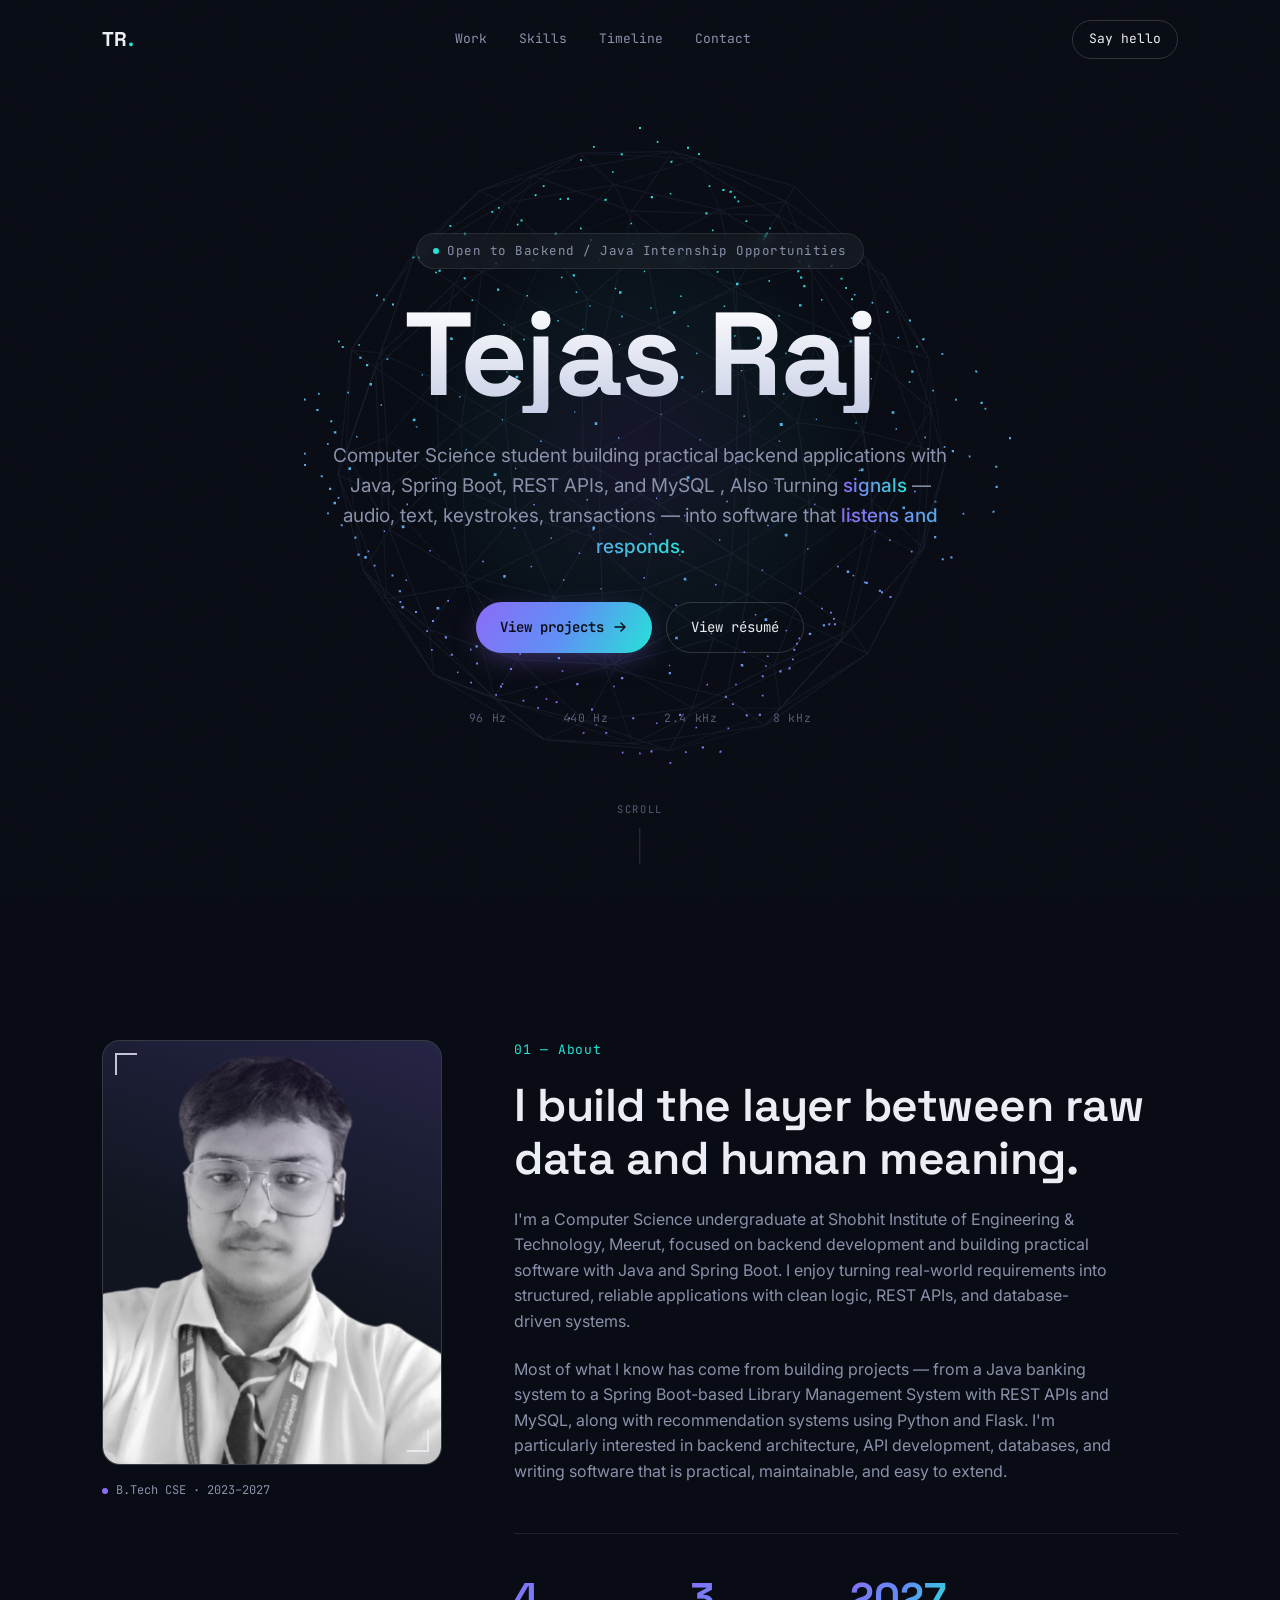
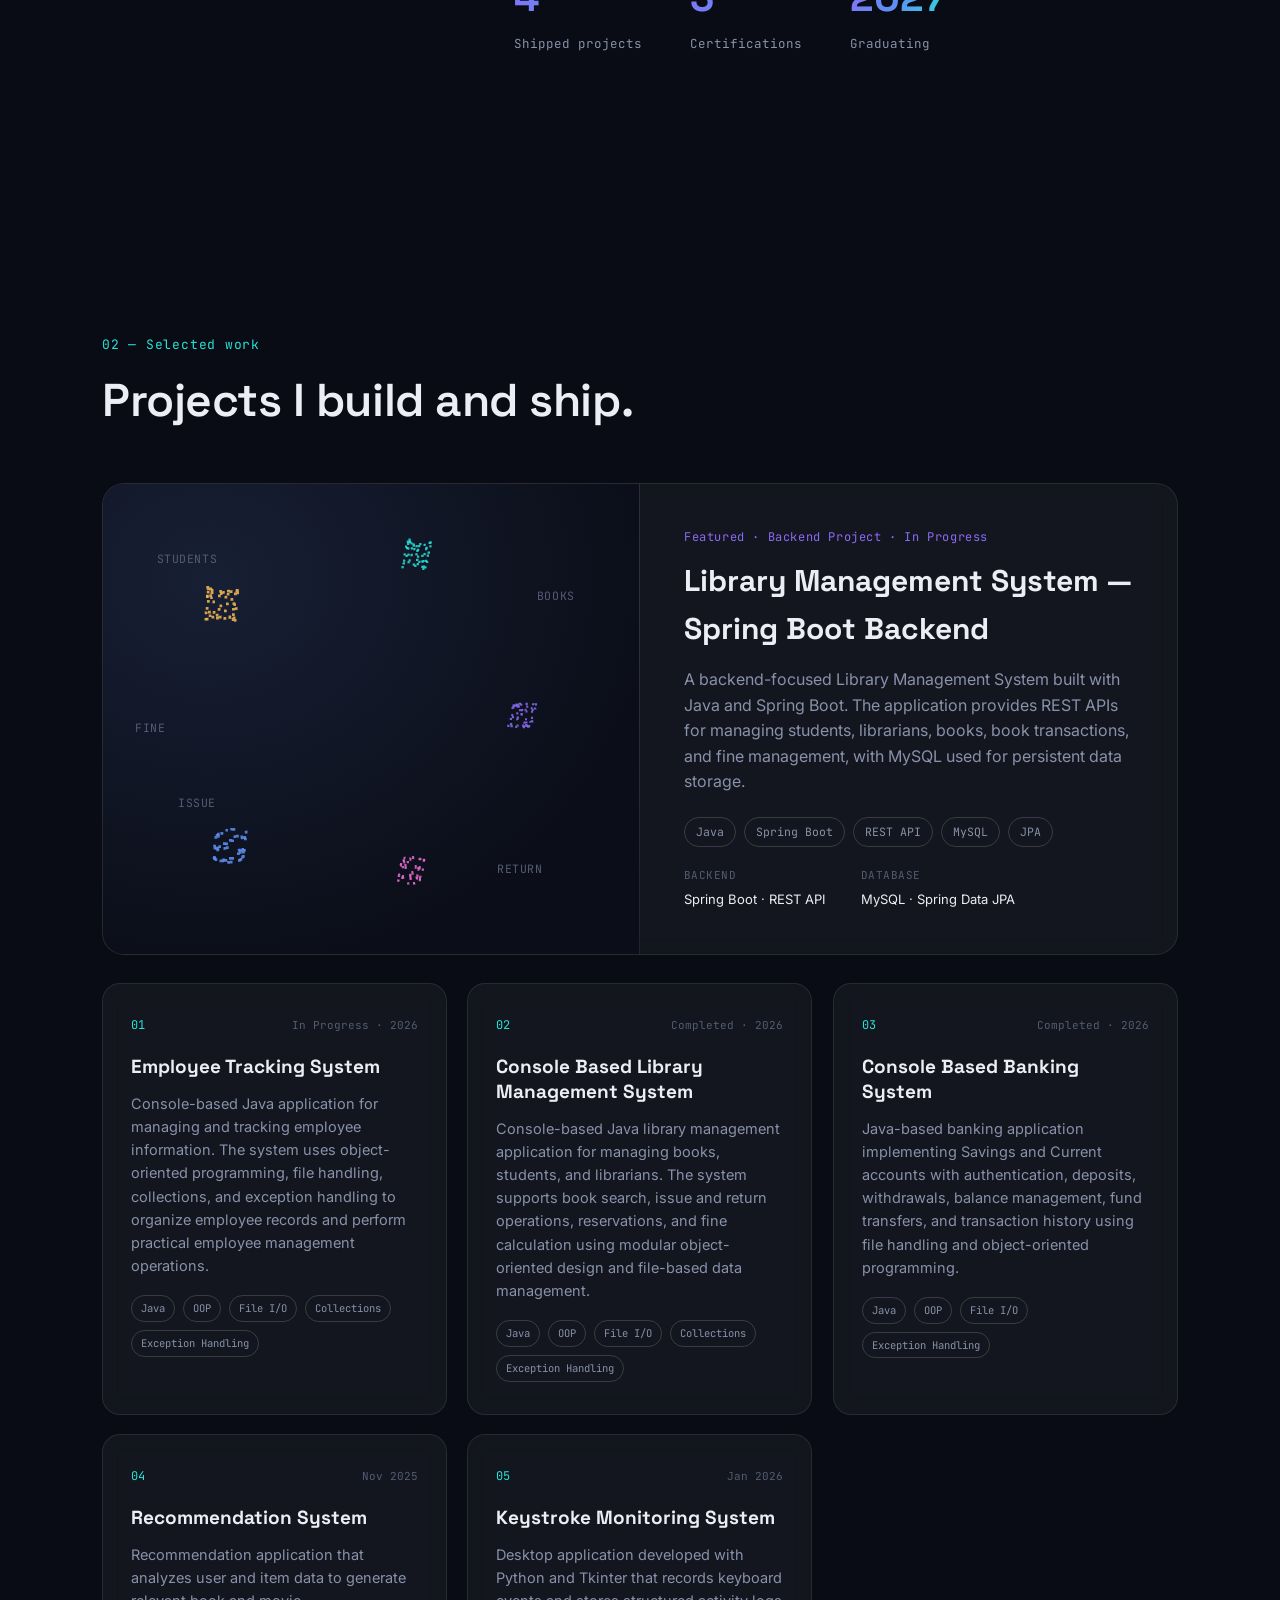
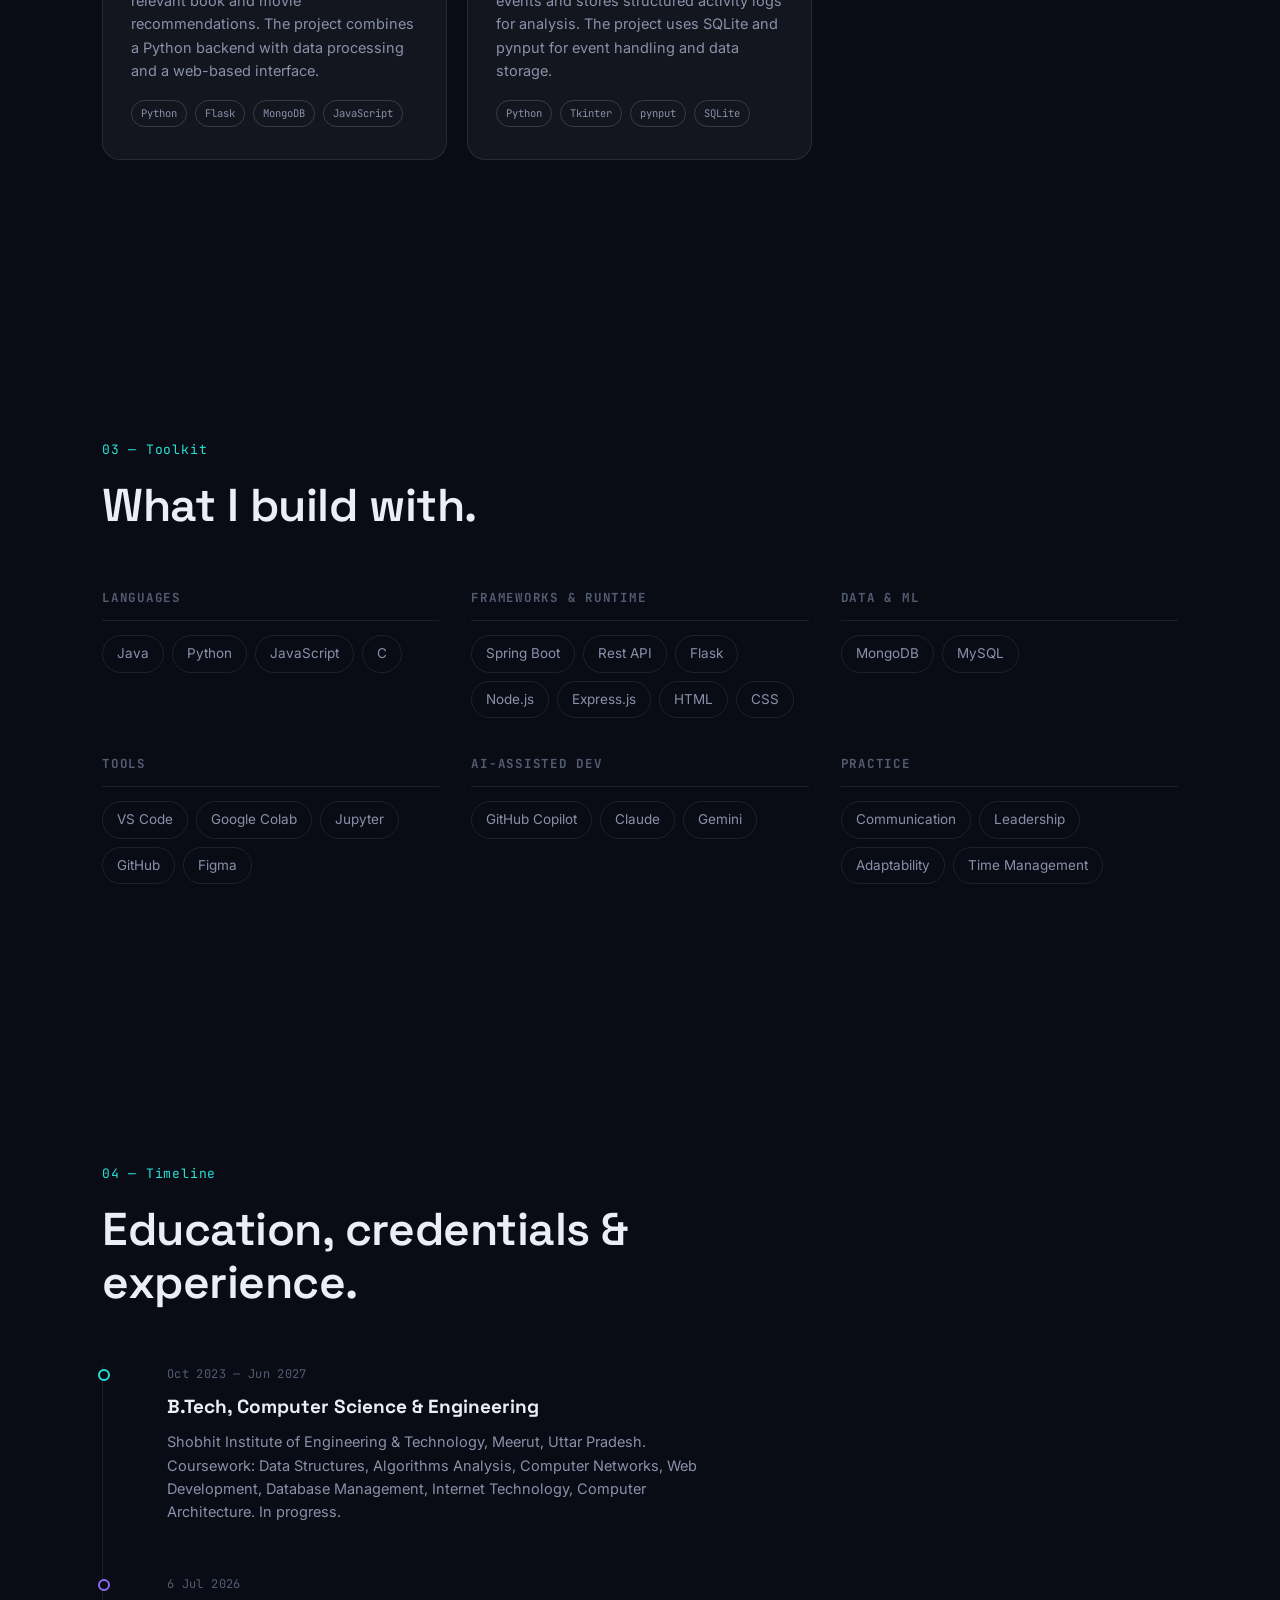
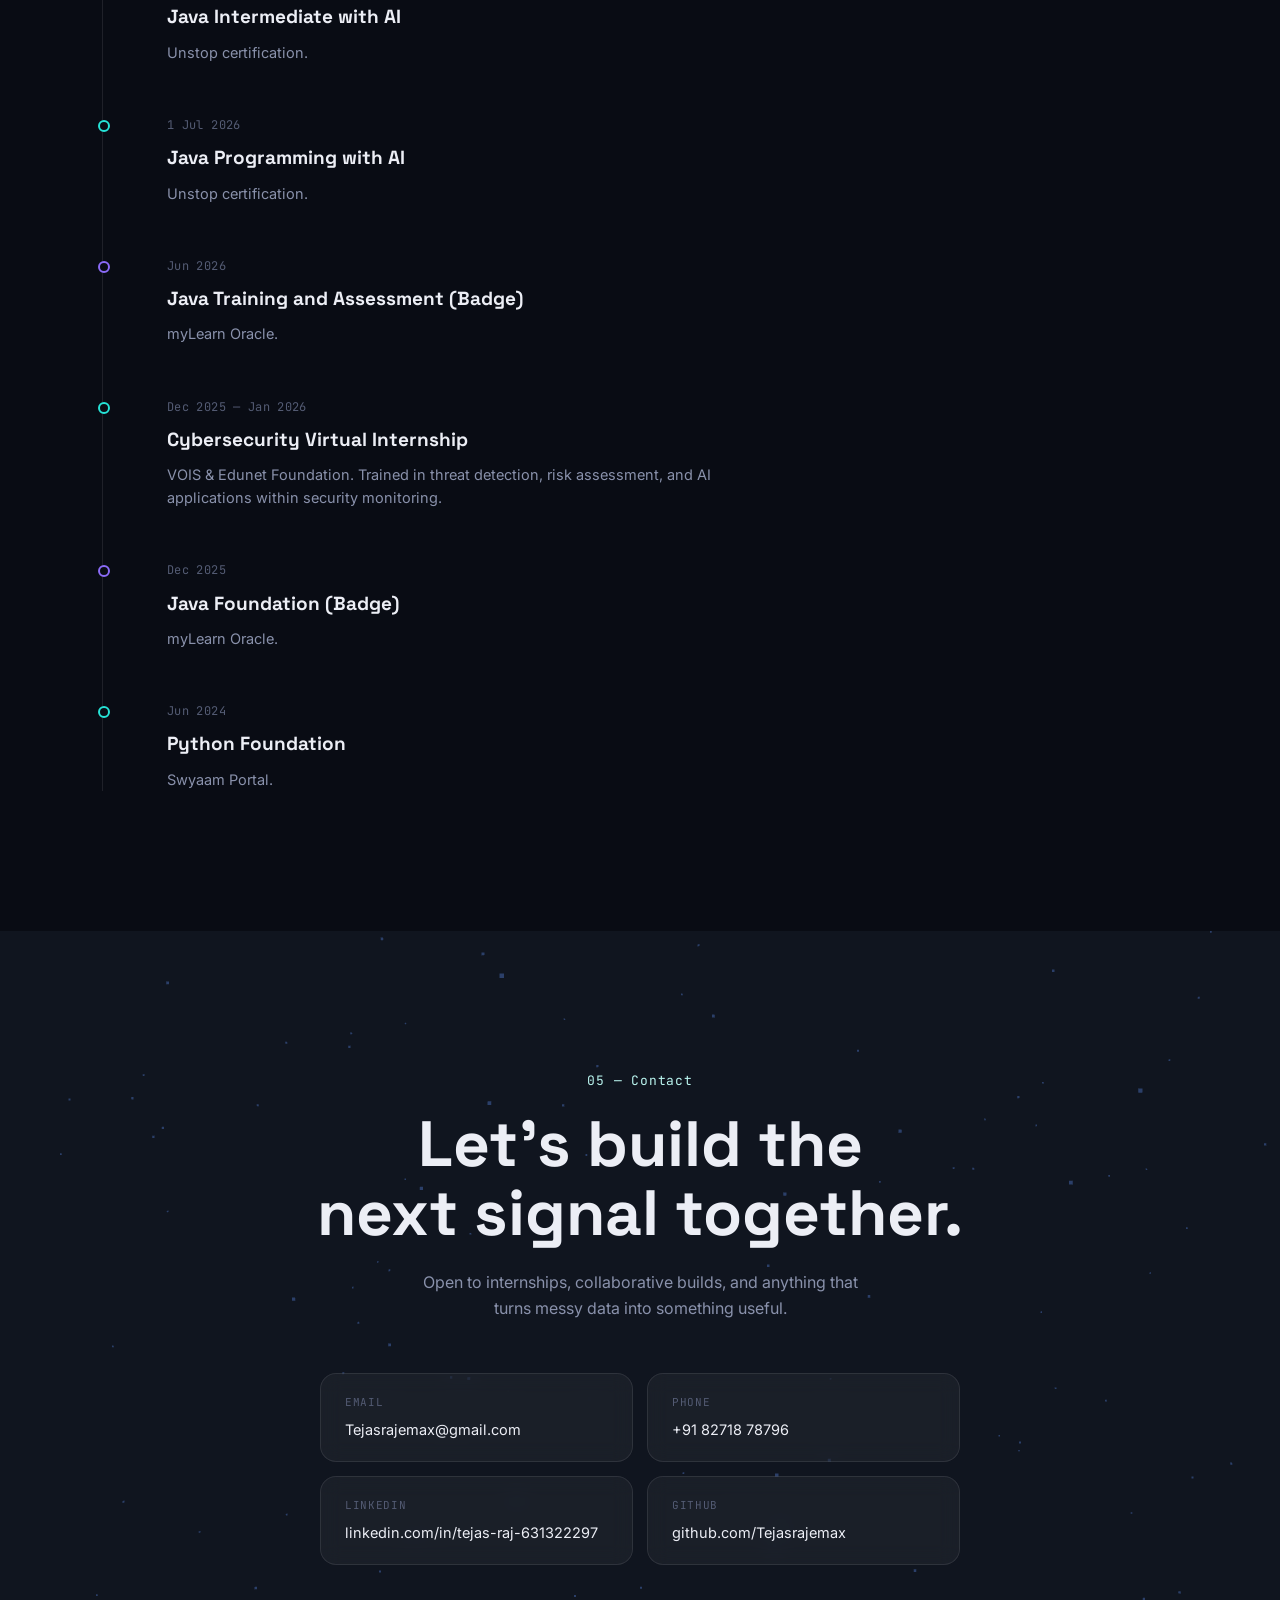
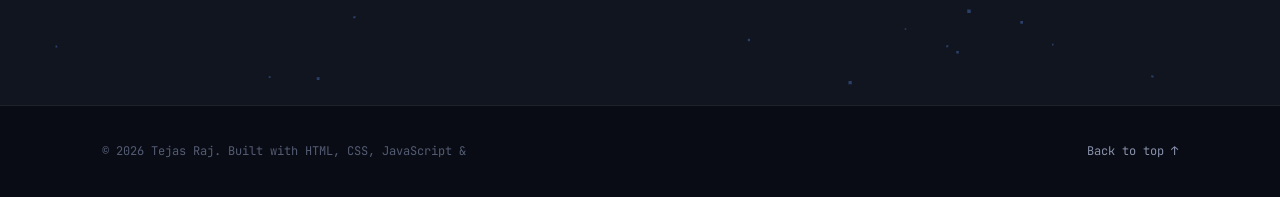
<file: index.html>
<!DOCTYPE html>
<html lang="en">
<head>
<meta charset="UTF-8">
<meta name="viewport" content="width=device-width, initial-scale=1.0">
<title>Tejas Raj — Software & AI Developer</title>
<meta name="description" content="Portfolio of Tejas Raj — Computer Science student building software that turns raw data into human meaning, from a Java banking system to full-stack recommendation systems.">

<link rel="preconnect" href="https://fonts.googleapis.com">
<link rel="preconnect" href="https://fonts.gstatic.com" crossorigin>
<link href="https://fonts.googleapis.com/css2?family=Space+Grotesk:wght@400;500;600;700&family=Inter:wght@400;500;600&family=JetBrains+Mono:wght@400;500&display=swap" rel="stylesheet">

<link rel="stylesheet" href="style.css">
</head>
<body>

<!-- Custom cursor glow -->
<div class="cursor-glow" id="cursorGlow"></div>

<!-- Progress bar -->
<div class="scroll-progress" id="scrollProgress"></div>

<!-- Nav -->
<nav class="nav" id="nav">
  <div class="nav-inner">
    <a href="#top" class="nav-mark">TR<span class="nav-mark-dot">.</span></a>
    <ul class="nav-links">
      <li><a href="#work">Work</a></li>
      <li><a href="#skills">Skills</a></li>
      <li><a href="#timeline">Timeline</a></li>
      <li><a href="#contact">Contact</a></li>
    </ul>
    <a href="#contact" class="nav-cta">Say hello</a>
    <button class="nav-toggle" id="navToggle" aria-label="Toggle menu">
      <span></span><span></span><span></span>
    </button>
  </div>
</nav>

<!-- ============ HERO ============ -->
<header class="hero" id="top">
  <canvas id="waveCanvas" class="hero-canvas"></canvas>
  <div class="hero-scanline"></div>

  <div class="hero-content">
    <p class="hero-eyebrow"><span class="eyebrow-pulse"></span>Open to Backend / Java Internship Opportunities</p>
    <h1 class="hero-title">
      <span class="hero-title-line">Tejas Raj</span>
    </h1>
    <p class="hero-role">Computer Science student building practical backend applications with <br> Java, Spring Boot, REST APIs, and MySQL , Also Turning <span class="hl">signals</span> — audio, text, keystrokes, transactions — into software that <span class="hl">listens and responds.</span></p>

    <div class="hero-actions">
      <a href="#work" class="btn btn-primary">
        <span>View projects</span>
        <svg width="16" height="16" viewBox="0 0 16 16" fill="none"><path d="M3 8h10M9 4l4 4-4 4" stroke="currentColor" stroke-width="1.5" stroke-linecap="round" stroke-linejoin="round"/></svg>
      </a>
      <a href="resume.html" class="btn btn-ghost">
        <span>View résumé</span>
      </a>
    </div>

    <div class="hero-freq-labels">
      <span>96 Hz</span><span>440 Hz</span><span>2.4 kHz</span><span>8 kHz</span>
    </div>
  </div>

  <div class="hero-scroll-cue">
    <span>scroll</span>
    <div class="scroll-line"><i></i></div>
  </div>
</header>

<main>

<!-- ============ ABOUT ============ -->
<section class="section about" id="about">
  <div class="container about-grid">
    <div class="about-portrait">
      <div class="portrait-frame">
        <img src="portrait.png" alt="Portrait of Tejas Raj" class="portrait-img">
        <div class="portrait-corner tl"></div>
        <div class="portrait-corner br"></div>
      </div>
      <div class="portrait-tag">
        <span class="tag-dot"></span> B.Tech CSE · 2023–2027
      </div>
    </div>

    <div class="about-copy">
      <p class="section-eyebrow">01 — About</p>
      <h2 class="section-title">I build the layer between raw data and human meaning.</h2>
      <p class="about-text">
        I'm a Computer Science undergraduate at Shobhit Institute of Engineering & Technology, Meerut, focused on backend development and building practical software with Java and Spring Boot. I enjoy turning real-world requirements into structured, reliable applications with clean logic, REST APIs, and database-driven systems.
      </p>
      <p class="about-text">
        Most of what I know has come from building projects — from a Java banking system to a Spring Boot-based Library Management System with REST APIs and MySQL, along with recommendation systems using Python and Flask. I'm particularly interested in backend architecture, API development, databases, and writing software that is practical, maintainable, and easy to extend.
      </p>

      <div class="about-stats">
        <div class="stat">
          <span class="stat-num" data-count="4">0</span>
          <span class="stat-label">Shipped projects</span>
        </div>
        <div class="stat">
          <span class="stat-num" data-count="3">0</span>
          <span class="stat-label">Certifications</span>
        </div>
        <div class="stat">
          <span class="stat-num" data-count="2027">0</span>
          <span class="stat-label">Graduating</span>
        </div>
      </div>
    </div>
  </div>
</section>

<!-- ============ WORK ============ -->
<!-- ============ WORK ============ -->
<section class="section work" id="work">
  <div class="container">
    <p class="section-eyebrow">02 — Selected work</p>
    <h2 class="section-title">Projects I build and ship.</h2>
  </div>

  <div class="work-list container">

    <!-- ================= FEATURED PROJECT ================= -->
    <article class="work-featured">

      <div class="work-featured-visual">
        <canvas id="featuredCanvas" class="featured-canvas"></canvas>

        <div class="featured-labels">
          <span style="--i:0">students</span>
          <span style="--i:1">books</span>
          <span style="--i:2">issue</span>
          <span style="--i:3">return</span>
          <span style="--i:4">fine</span>
        </div>
      </div>

      <div class="work-featured-copy">

        <span class="work-kicker">
          Featured · Backend Project · In Progress
        </span>

        <h3>
          <a href="https://github.com/Tejasrajemax/Library-Management-System.git"
             target="_blank"
             rel="noopener noreferrer">
            Library Management System — Spring Boot Backend
          </a>
        </h3>

        <p>
          A backend-focused Library Management System built with Java and
          Spring Boot. The application provides REST APIs for managing
          students, librarians, books, book transactions, and fine
          management, with MySQL used for persistent data storage.
        </p>

        <ul class="work-stack">
          <li>Java</li>
          <li>Spring Boot</li>
          <li>REST API</li>
          <li>MySQL</li>
          <li>JPA</li>
        </ul>

        <div class="work-meta">

          <div>
            <span>Backend</span>
            Spring Boot · REST API
          </div>

          <div>
            <span>Database</span>
            MySQL · Spring Data JPA
          </div>

        </div>

      </div>
    </article>


    <!-- ================= PROJECT GRID ================= -->
    <div class="work-grid">


      <!-- ===== PROJECT 01 : EMPLOYEE TRACKING ===== -->
      <article class="work-card" data-tilt>

        <div class="work-card-top">
          <span class="work-card-index">01</span>
          <span class="work-card-date">In Progress · 2026</span>
        </div>

        <h3>
          Employee Tracking System
        </h3>

        <p>
          Console-based Java application for managing and tracking employee
          information. The system uses object-oriented programming, file
          handling, collections, and exception handling to organize employee
          records and perform practical employee management operations.
        </p>

        <ul class="work-stack">
          <li>Java</li>
          <li>OOP</li>
          <li>File I/O</li>
          <li>Collections</li>
          <li>Exception Handling</li>
        </ul>

      </article>

<!-- ===== PROJECT 02 : CONSOLE LIBRARY MANAGEMENT ===== -->
      <article class="work-card" data-tilt>
      
        <div class="work-card-top">
          <span class="work-card-index">02</span>
          <span class="work-card-date">Completed · 2026</span>
        </div>
      
        <h3>
          <a href="https://github.com/Tejasrajemax/Library-Management-System.git"
             target="_blank"
             rel="noopener noreferrer">
            Console Based Library Management System
          </a>
        </h3>
      
        <p>
          Console-based Java library management application for managing books,
          students, and librarians. The system supports book search, issue and
          return operations, reservations, and fine calculation using modular
          object-oriented design and file-based data management.
        </p>
      
        <ul class="work-stack">
          <li>Java</li>
          <li>OOP</li>
          <li>File I/O</li>
          <li>Collections</li>
          <li>Exception Handling</li>
        </ul>
      
      </article>
      <!-- ===== PROJECT 03 : BANKING SYSTEM ===== -->
      <article class="work-card" data-tilt>

        <div class="work-card-top">
          <span class="work-card-index">03</span>
          <span class="work-card-date">Completed · 2026</span>
        </div>

        <h3>
          <a href="https://github.com/Tejasrajemax/Java-Banking-System.git"
             target="_blank"
             rel="noopener noreferrer">
            Console Based Banking System
          </a>
        </h3>

        <p>
          Java-based banking application implementing Savings and Current
          accounts with authentication, deposits, withdrawals, balance
          management, fund transfers, and transaction history using file
          handling and object-oriented programming.
        </p>

        <ul class="work-stack">
          <li>Java</li>
          <li>OOP</li>
          <li>File I/O</li>
          <li>Exception Handling</li>
        </ul>

      </article>


      <!-- ===== PROJECT 04 : RECOMMENDATION SYSTEM ===== -->
      <article class="work-card" data-tilt>

        <div class="work-card-top">
          <span class="work-card-index">04</span>
          <span class="work-card-date">Nov 2025</span>
        </div>

        <h3>
          <a href="https://github.com/Tejasrajemax/Recommendation-System.git"
             target="_blank"
             rel="noopener noreferrer">
            Recommendation System
          </a>
        </h3>

        <p>
          Recommendation application that analyzes user and item data to
          generate relevant book and movie recommendations. The project
          combines a Python backend with data processing and a web-based
          interface.
        </p>

        <ul class="work-stack">
          <li>Python</li>
          <li>Flask</li>
          <li>MongoDB</li>
          <li>JavaScript</li>
        </ul>

      </article>


      <!-- ===== PROJECT 05 : KEYSTROKE MONITORING ===== -->
      <article class="work-card" data-tilt>

        <div class="work-card-top">
          <span class="work-card-index">05</span>
          <span class="work-card-date">Jan 2026</span>
        </div>

        <h3>
          Keystroke Monitoring System
        </h3>

        <p>
          Desktop application developed with Python and Tkinter that records
          keyboard events and stores structured activity logs for analysis.
          The project uses SQLite and pynput for event handling and data
          storage.
        </p>

        <ul class="work-stack">
          <li>Python</li>
          <li>Tkinter</li>
          <li>pynput</li>
          <li>SQLite</li>
        </ul>

      </article>

    </div>
  </div>
</section>
<!-- ============ SKILLS ============ -->
<section class="section skills" id="skills">
  <div class="container">
    <p class="section-eyebrow">03 — Toolkit</p>
    <h2 class="section-title">What I build with.</h2>

    <div class="skills-grid">
      <div class="skill-group">
        <h3>Languages</h3>
        <div class="skill-pills">
          <span>Java</span><span>Python</span><span>JavaScript</span><span>C</span>
        </div>
      </div>
      <div class="skill-group">
        <h3>Frameworks &amp; runtime</h3>
        <div class="skill-pills">
          <span>Spring Boot</span><span>Rest API</span><span>Flask</span><span>Node.js</span><span>Express.js</span><span>HTML</span><span>CSS</span>
        </div>
      </div>
      <div class="skill-group">
        <h3>Data &amp; ML</h3>
        <div class="skill-pills">
          <span>MongoDB</span><span>MySQL</span>
        </div>
      </div>
      <div class="skill-group">
        <h3>Tools</h3>
        <div class="skill-pills">
          <span>VS Code</span><span>Google Colab</span><span>Jupyter</span><span>GitHub</span><span>Figma</span>
        </div>
      </div>
      <div class="skill-group">
        <h3>AI-assisted dev</h3>
        <div class="skill-pills">
          <span>GitHub Copilot</span><span>Claude</span><span>Gemini</span>
        </div>
      </div>
      <div class="skill-group">
        <h3>Practice</h3>
        <div class="skill-pills">
          <span>Communication</span><span>Leadership</span><span>Adaptability</span><span>Time Management</span>
        </div>
      </div>
    </div>
  </div>
</section>

<!-- ============ TIMELINE ============ -->
<section class="section timeline" id="timeline">
  <div class="container">
    <p class="section-eyebrow">04 — Timeline</p>
    <h2 class="section-title">Education, credentials &amp; experience.</h2>

    <div class="timeline-track">

      <div class="tl-item">
        <div class="tl-dot"></div>
        <div class="tl-date">Oct 2023 — Jun 2027</div>
        <div class="tl-body">
          <h3>B.Tech, Computer Science &amp; Engineering</h3>
          <p>Shobhit Institute of Engineering &amp; Technology, Meerut, Uttar Pradesh. Coursework: Data Structures, Algorithms Analysis, Computer Networks, Web Development, Database Management, Internet Technology, Computer Architecture. In progress.</p>
        </div>
      </div>

      <div class="tl-item">
        <div class="tl-dot"></div>
        <div class="tl-date">6 Jul 2026</div>
        <div class="tl-body">
          <h3><a href="inter.jpg">Java Intermediate with AI</a></h3>
          <p>Unstop certification.</p>
        </div>
      </div>

      <div class="tl-item">
        <div class="tl-dot"></div>
        <div class="tl-date">1 Jul 2026</div>
        <div class="tl-body">
          <h3><a href="Basic.jpg">Java Programming with AI</a></h3>
          <p>Unstop certification.</p>
        </div>
      </div>

      <div class="tl-item">
        <div class="tl-dot"></div>
        <div class="tl-date">Jun 2026</div>
        <div class="tl-body">
          <h3><a href="Oracle F.png">Java Training and Assessment (Badge)</a></h3>
          <p>myLearn Oracle.</p>
        </div>
      </div>

      <div class="tl-item">
        <div class="tl-dot"></div>
        <div class="tl-date">Dec 2025 — Jan 2026</div>
        <div class="tl-body">
          <h3><a href="VIOSintern.pdf">Cybersecurity Virtual Internship</a></h3>
          <p>VOIS &amp; Edunet Foundation. Trained in threat detection, risk assessment, and AI applications within security monitoring.</p>
        </div>
      </div>

      <div class="tl-item">
        <div class="tl-dot"></div>
        <div class="tl-date">Dec 2025</div>
        <div class="tl-body">
          <h3><a href="Oracle P.png">Java Foundation (Badge)</a></h3>
          <p>myLearn Oracle.</p>
        </div>
      </div>

      <div class="tl-item">
        <div class="tl-dot"></div>
        <div class="tl-date">Jun 2024</div>
        <div class="tl-body">
          <h3><a href="Swyam.jpg"></a>Python Foundation</h3>
          <p>Swyaam Portal.</p>
        </div>
      </div>

    </div>
  </div>
</section>

<!-- ============ CONTACT ============ -->
<section class="section contact" id="contact">
  <canvas id="contactCanvas" class="contact-canvas"></canvas>
  <div class="container contact-inner">
    <p class="section-eyebrow light">05 — Contact</p>
    <h2 class="contact-title">Let's build the<br>next signal together.</h2>
    <p class="contact-sub">Open to internships, collaborative builds, and anything that turns messy data into something useful.</p>

    <div class="contact-links">
      <a href="mailto:Tejasrajemax@gmail.com" class="contact-link">
        <span class="contact-link-label">Email</span>
        <span class="contact-link-value">Tejasrajemax@gmail.com</span>
      </a>
      <a href="tel:+918271878796" class="contact-link">
        <span class="contact-link-label">Phone</span>
        <span class="contact-link-value">+91 82718 78796</span>
      </a>
      <a href="https://www.linkedin.com/in/tejas-raj-631322297" class="contact-link" id="">
        <span class="contact-link-label">LinkedIn</span>
        <span class="contact-link-value">linkedin.com/in/tejas-raj-631322297</span>
      </a>
      <a href="https://github.com/Tejasrajemax" class="contact-link" id="githubLink">
        <span class="contact-link-label">GitHub</span>
        <span class="contact-link-value">github.com/Tejasrajemax</span>
      </a>
    </div>
  </div>
</section>

</main>

<footer class="footer">
  <div class="container footer-inner">
    <span>© 2026 Tejas Raj. Built with HTML, CSS, JavaScript &amp;</span>
    <a href="#top" class="footer-top">Back to top ↑</a>
  </div>
</footer>

<script src="three.min.js"></script>
<script src="script.js"></script>
</body>
</html>
</file>
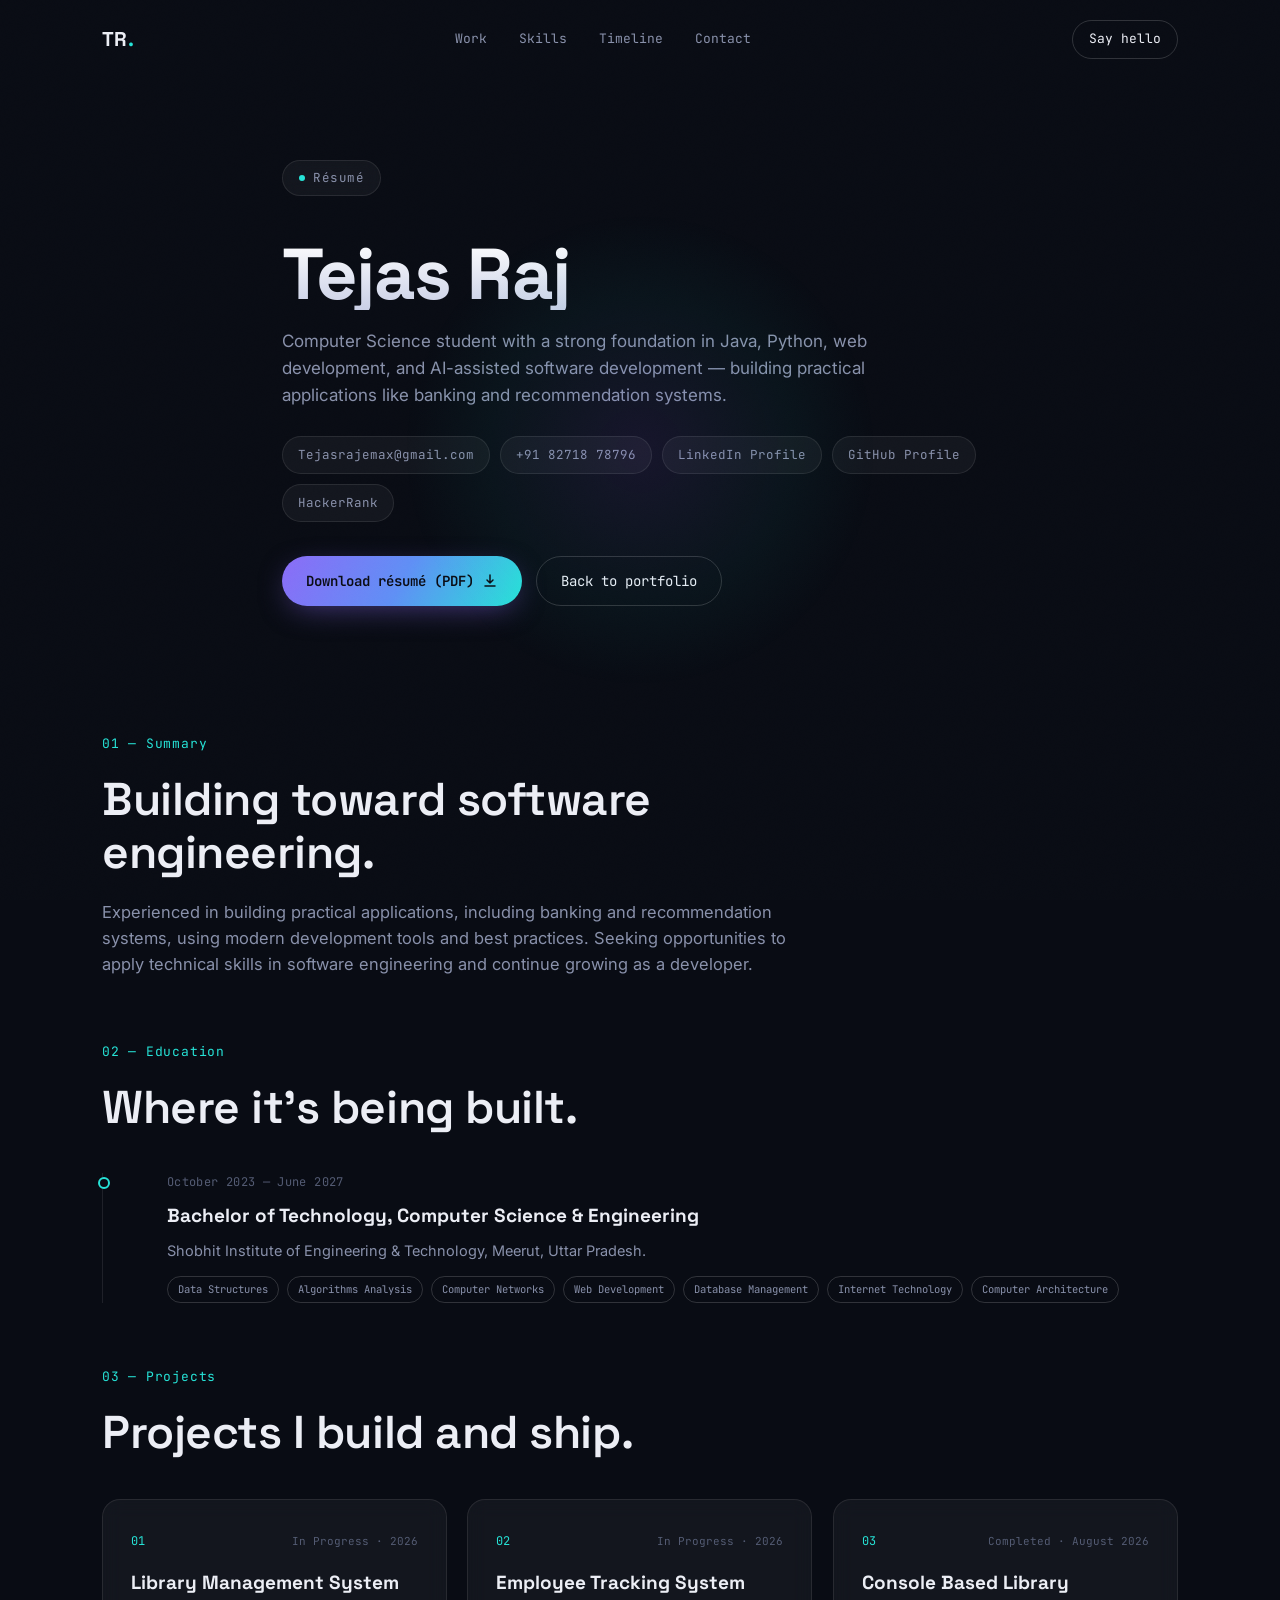
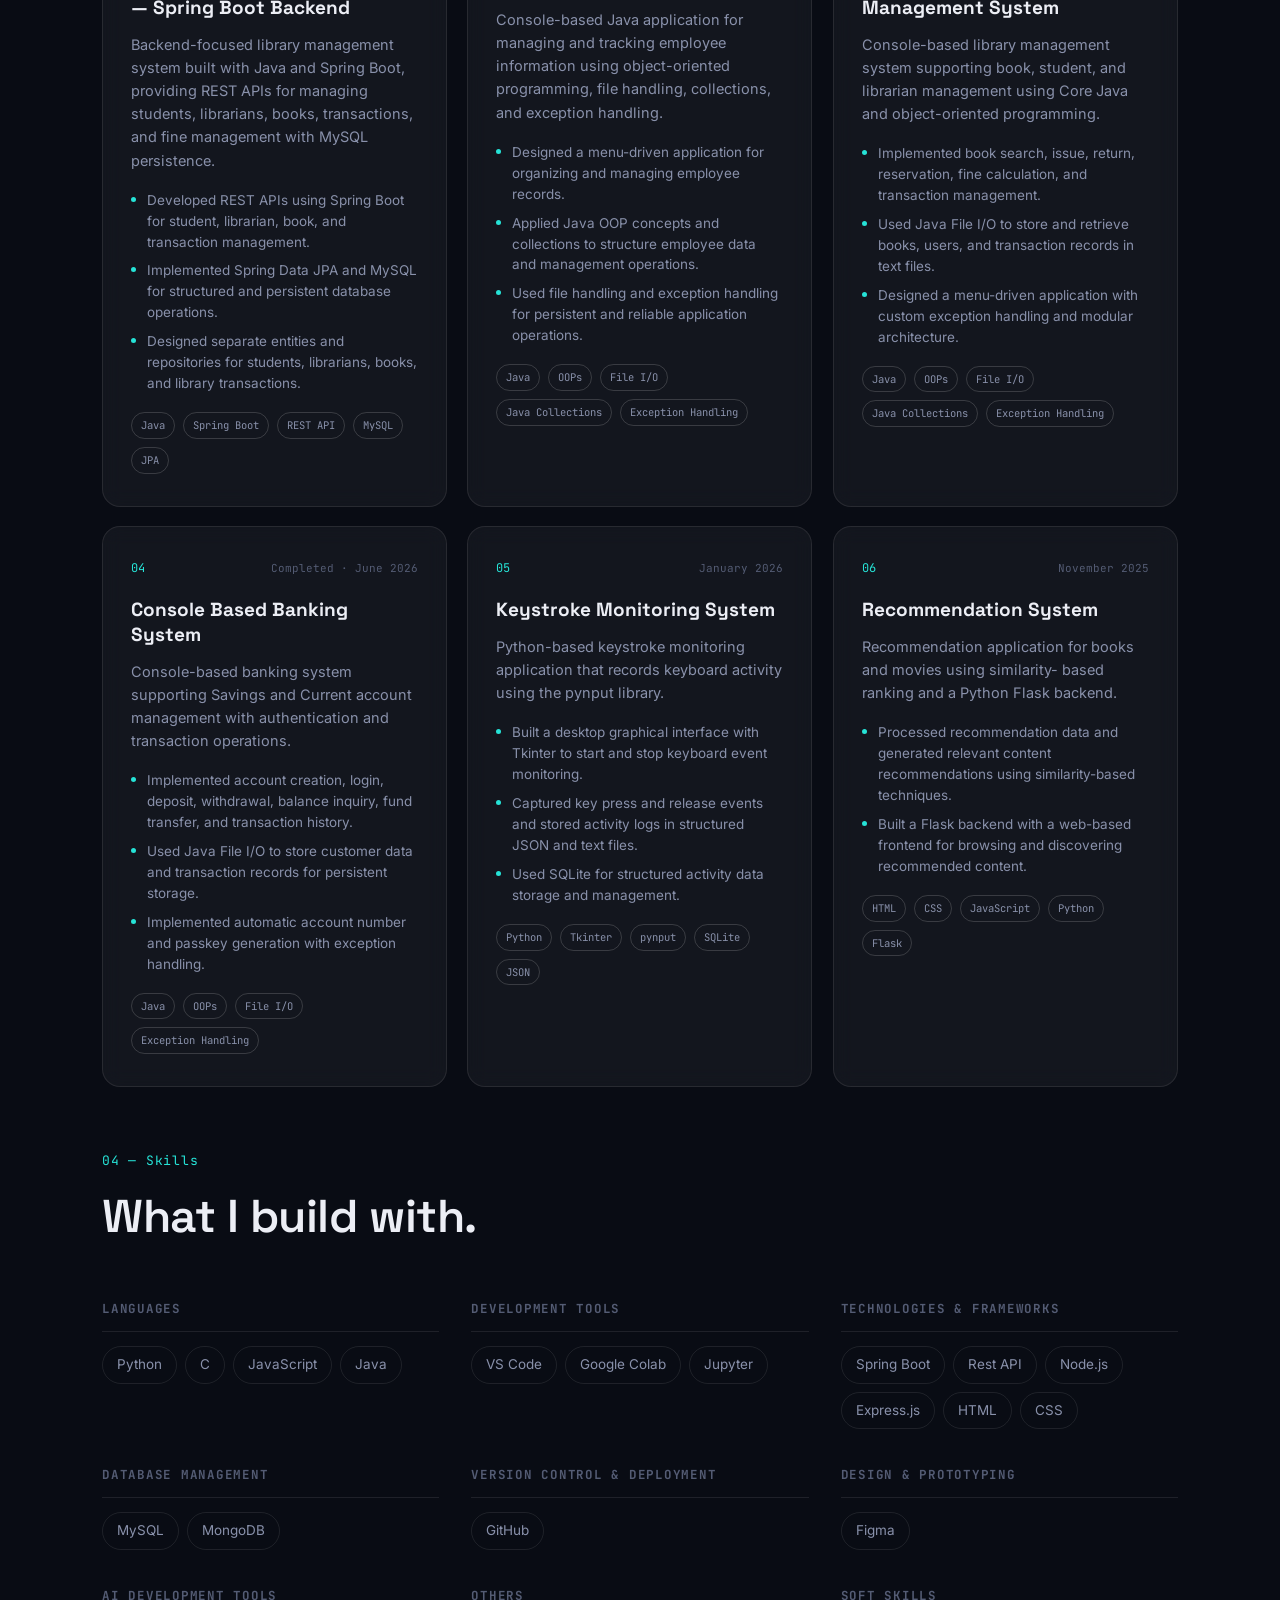
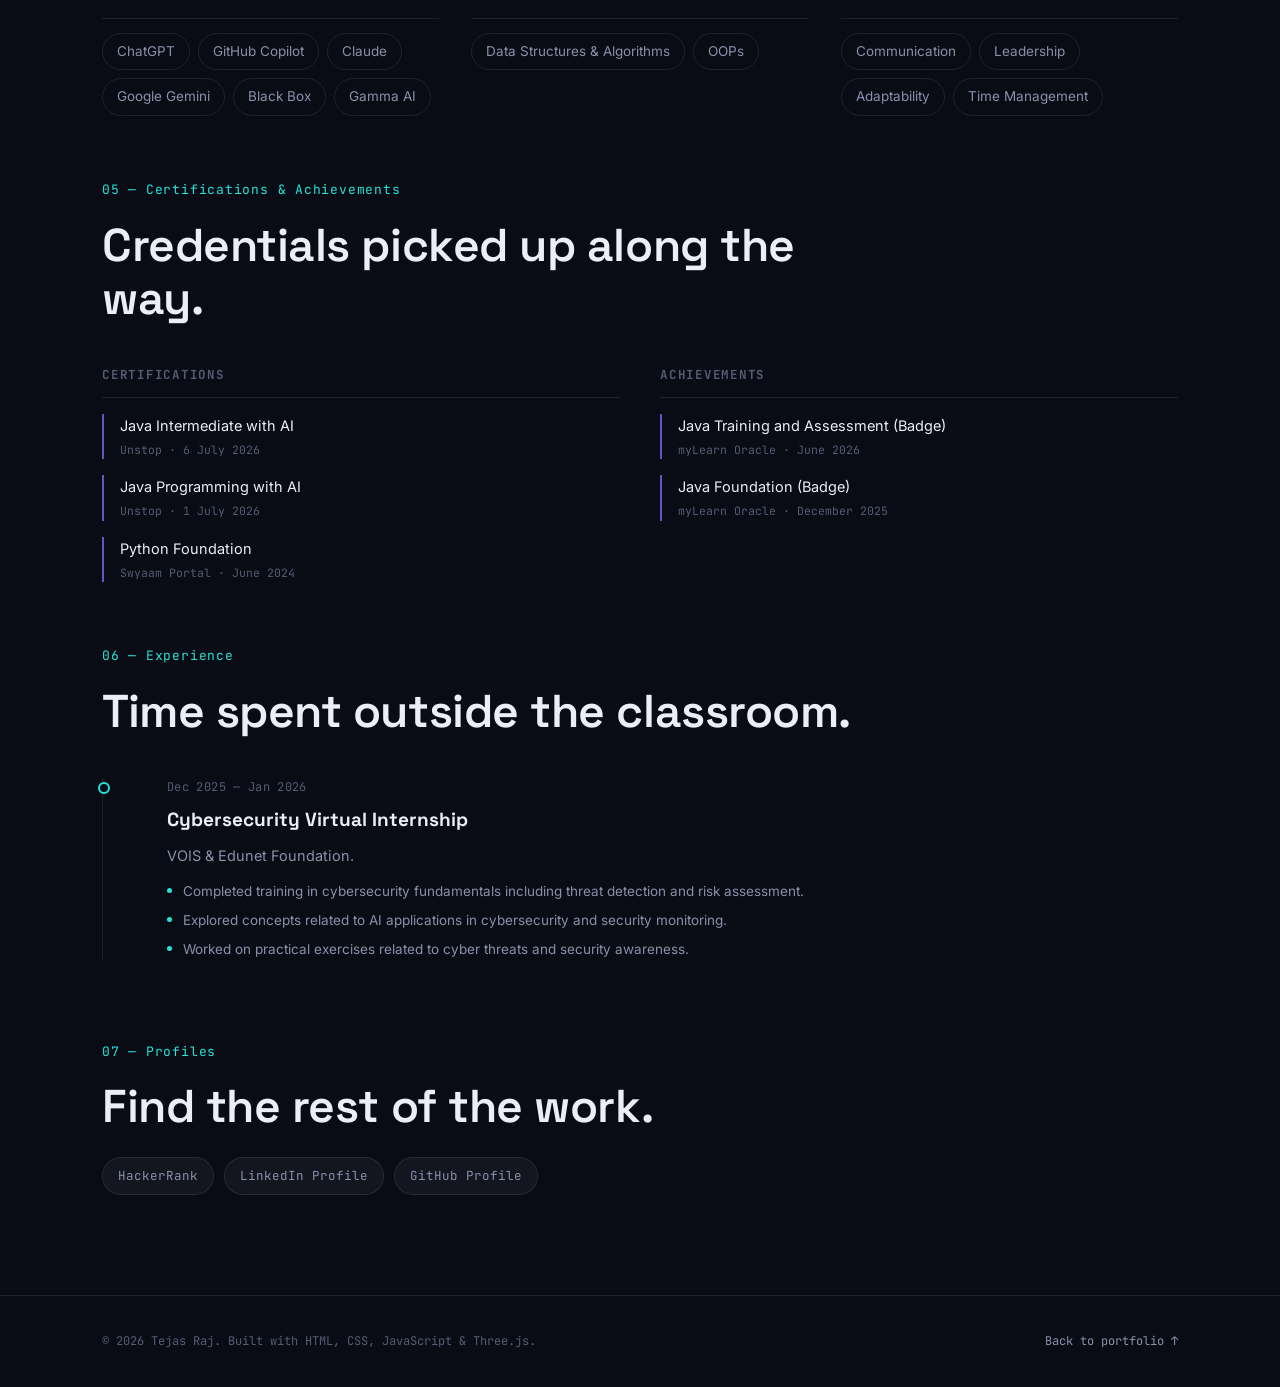
<file: resume.html>
<!DOCTYPE html>
<html lang="en">
<head>
<meta charset="UTF-8">
<meta name="viewport" content="width=device-width, initial-scale=1.0">
<title>Résumé — Tejas Raj</title>
<meta name="description" content="Tejas Raj's résumé, styled to match his portfolio — download the PDF only if you need a copy.">

<link rel="preconnect" href="https://fonts.googleapis.com">
<link rel="preconnect" href="https://fonts.gstatic.com" crossorigin>
<link href="https://fonts.googleapis.com/css2?family=Space+Grotesk:wght@400;500;600;700&family=Inter:wght@400;500;600&family=JetBrains+Mono:wght@400;500&display=swap" rel="stylesheet">

<link rel="stylesheet" href="style.css">
<link rel="stylesheet" href="resume.css">
</head>
<body class="resume-body">

<div class="cursor-glow" id="cursorGlow"></div>
<div class="scroll-progress" id="scrollProgress"></div>

<!-- Nav -->
<nav class="nav" id="nav">
  <div class="nav-inner">
    <a href="index.html#top" class="nav-mark">TR<span class="nav-mark-dot">.</span></a>
    <ul class="nav-links">
      <li><a href="index.html#work">Work</a></li>
      <li><a href="index.html#skills">Skills</a></li>
      <li><a href="index.html#timeline">Timeline</a></li>
      <li><a href="index.html#contact">Contact</a></li>
    </ul>
    <a href="index.html#contact" class="nav-cta">Say hello</a>
    <button class="nav-toggle" id="navToggle" aria-label="Toggle menu">
      <span></span><span></span><span></span>
    </button>
  </div>
</nav>

<header class="resume-hero">
  <div class="container resume-hero-inner">
    <p class="hero-eyebrow"><span class="eyebrow-pulse"></span>Résumé</p>
    <h1 class="resume-title">Tejas Raj</h1>
    <p class="resume-sub">Computer Science student with a strong foundation in Java, Python, web development, and AI-assisted software development — building practical applications like banking and recommendation systems.</p>

    <div class="resume-contact-strip">
      <a href="mailto:Tejasrajemax@gmail.com" class="resume-contact-pill">Tejasrajemax@gmail.com</a>
      <a href="tel:+918271878796" class="resume-contact-pill">+91 82718 78796</a>
      <span class="resume-contact-pill"><a href="https://www.linkedin.com/in/tejas-raj-631322297">LinkedIn Profile</a></span>
      <span class="resume-contact-pill"><a href="https://github.com/Tejasrajemax">GitHub Profile</a></span>
      <span class="resume-contact-pill"><a href="https://www.hackerrank.com/profile/tejasrajemax">HackerRank</a></span>
    </div>

    <div class="resume-actions">
      <a href="Resume_Tejas_Raj.pdf" class="btn btn-primary" download>
        <span>Download résumé (PDF)</span>
        <svg width="16" height="16" viewBox="0 0 16 16" fill="none"><path d="M8 2v8m0 0l3-3m-3 3L5 7M3 13h10" stroke="currentColor" stroke-width="1.5" stroke-linecap="round" stroke-linejoin="round"/></svg>
      </a>
      <a href="index.html#top" class="btn btn-ghost">
        <span>Back to portfolio</span>
      </a>
    </div>
  </div>
</header>

<main>

<!-- ============ SUMMARY ============ -->
<section class="section resume-section">
  <div class="container">
    <p class="section-eyebrow">01 — Summary</p>
    <h2 class="section-title">Building toward software engineering.</h2>
    <p class="resume-summary-text">Experienced in building practical applications, including banking and recommendation systems, using modern development tools and best practices. Seeking opportunities to apply technical skills in software engineering and continue growing as a developer.</p>
  </div>
</section>

<!-- ============ EDUCATION ============ -->
<section class="section resume-section">
  <div class="container">
    <p class="section-eyebrow">02 — Education</p>
    <h2 class="section-title">Where it's being built.</h2>

    <div class="timeline-track resume-timeline-track">
      <div class="tl-item">
        <div class="tl-dot"></div>
        <div class="tl-date">October 2023 — June 2027</div>
        <div class="tl-body">
          <h3>Bachelor of Technology, Computer Science &amp; Engineering</h3>
          <p>Shobhit Institute of Engineering &amp; Technology, Meerut, Uttar Pradesh.</p>
          <ul class="work-stack resume-course-stack">
            <li>Data Structures</li><li>Algorithms Analysis</li><li>Computer Networks</li><li>Web Development</li><li>Database Management</li><li>Internet Technology</li><li>Computer Architecture</li>
          </ul>
        </div>
      </div>
    </div>
  </div>
</section>

<!-- ============ PROJECTS ============ -->
<!-- ============ PROJECTS ============ -->
<section class="section resume-section">
  <div class="container">
    <p class="section-eyebrow">03 — Projects</p>
    <h2 class="section-title">Projects I build and ship.</h2>

    <div class="work-grid resume-project-grid">

      <!-- PROJECT 01 : SPRING BOOT LIBRARY -->
      <article class="work-card">

        <div class="work-card-top">
          <span class="work-card-index">01</span>
          <span class="work-card-date">In Progress · 2026</span>
        </div>

        <h3>
          <a href="https://github.com/Tejasrajemax/Library-Management-System.git"
             target="_blank"
             rel="noopener noreferrer">
            Library Management System — Spring Boot Backend
          </a>
        </h3>

        <p>
          Backend-focused library management system built with Java and
          Spring Boot, providing REST APIs for managing students, librarians,
          books, transactions, and fine management with MySQL persistence.
        </p>

        <ul class="resume-bullets">
          <li>
            Developed REST APIs using Spring Boot for student, librarian,
            book, and transaction management.
          </li>

          <li>
            Implemented Spring Data JPA and MySQL for structured and
            persistent database operations.
          </li>

          <li>
            Designed separate entities and repositories for students,
            librarians, books, and library transactions.
          </li>
        </ul>

        <ul class="work-stack">
          <li>Java</li>
          <li>Spring Boot</li>
          <li>REST API</li>
          <li>MySQL</li>
          <li>JPA</li>
        </ul>

      </article>


      <!-- PROJECT 02 : EMPLOYEE TRACKING -->
      <article class="work-card">

        <div class="work-card-top">
          <span class="work-card-index">02</span>
          <span class="work-card-date">In Progress · 2026</span>
        </div>

        <h3>Employee Tracking System</h3>

        <p>
          Console-based Java application for managing and tracking employee
          information using object-oriented programming, file handling,
          collections, and exception handling.
        </p>

        <ul class="resume-bullets">
          <li>
            Designed a menu-driven application for organizing and managing
            employee records.
          </li>

          <li>
            Applied Java OOP concepts and collections to structure employee
            data and management operations.
          </li>

          <li>
            Used file handling and exception handling for persistent and
            reliable application operations.
          </li>
        </ul>

        <ul class="work-stack">
          <li>Java</li>
          <li>OOPs</li>
          <li>File I/O</li>
          <li>Java Collections</li>
          <li>Exception Handling</li>
        </ul>

      </article>


      <!-- PROJECT 03 : CONSOLE LIBRARY -->
      <article class="work-card">

        <div class="work-card-top">
          <span class="work-card-index">03</span>
          <span class="work-card-date">Completed · August 2026</span>
        </div>

        <h3>
          <a href="https://github.com/Tejasrajemax/Library-Management-System.git"
             target="_blank"
             rel="noopener noreferrer">
            Console Based Library Management System
          </a>
        </h3>

        <p>
          Console-based library management system supporting book, student,
          and librarian management using Core Java and object-oriented
          programming.
        </p>

        <ul class="resume-bullets">
          <li>
            Implemented book search, issue, return, reservation, fine
            calculation, and transaction management.
          </li>

          <li>
            Used Java File I/O to store and retrieve books, users, and
            transaction records in text files.
          </li>

          <li>
            Designed a menu-driven application with custom exception
            handling and modular architecture.
          </li>
        </ul>

        <ul class="work-stack">
          <li>Java</li>
          <li>OOPs</li>
          <li>File I/O</li>
          <li>Java Collections</li>
          <li>Exception Handling</li>
        </ul>

      </article>


      <!-- PROJECT 04 : BANKING -->
      <article class="work-card">

        <div class="work-card-top">
          <span class="work-card-index">04</span>
          <span class="work-card-date">Completed · June 2026</span>
        </div>

        <h3>
          <a href="https://github.com/Tejasrajemax/Java-Banking-System.git"
             target="_blank"
             rel="noopener noreferrer">
            Console Based Banking System
          </a>
        </h3>

        <p>
          Console-based banking system supporting Savings and Current account
          management with authentication and transaction operations.
        </p>

        <ul class="resume-bullets">
          <li>
            Implemented account creation, login, deposit, withdrawal,
            balance inquiry, fund transfer, and transaction history.
          </li>

          <li>
            Used Java File I/O to store customer data and transaction
            records for persistent storage.
          </li>

          <li>
            Implemented automatic account number and passkey generation
            with exception handling.
          </li>
        </ul>

        <ul class="work-stack">
          <li>Java</li>
          <li>OOPs</li>
          <li>File I/O</li>
          <li>Exception Handling</li>
        </ul>

      </article>


      <!-- PROJECT 05 : KEYSTROKE -->
      <article class="work-card">

        <div class="work-card-top">
          <span class="work-card-index">05</span>
          <span class="work-card-date">January 2026</span>
        </div>

        <h3>Keystroke Monitoring System</h3>

        <p>
          Python-based keystroke monitoring application that records
          keyboard activity using the pynput library.
        </p>

        <ul class="resume-bullets">
          <li>
            Built a desktop graphical interface with Tkinter to start and
            stop keyboard event monitoring.
          </li>

          <li>
            Captured key press and release events and stored activity logs
            in structured JSON and text files.
          </li>

          <li>
            Used SQLite for structured activity data storage and management.
          </li>
        </ul>

        <ul class="work-stack">
          <li>Python</li>
          <li>Tkinter</li>
          <li>pynput</li>
          <li>SQLite</li>
          <li>JSON</li>
        </ul>

      </article>


      <!-- PROJECT 06 : RECOMMENDATION -->
      <article class="work-card">

        <div class="work-card-top">
          <span class="work-card-index">06</span>
          <span class="work-card-date">November 2025</span>
        </div>

        <h3>
          <a href="https://github.com/Tejasrajemax/Recommendation-System.git"
             target="_blank"
             rel="noopener noreferrer">
            Recommendation System
          </a>
        </h3>

        <p>
          Recommendation application for books and movies using similarity-
          based ranking and a Python Flask backend.
        </p>

        <ul class="resume-bullets">
          <li>
            Processed recommendation data and generated relevant content
            recommendations using similarity-based techniques.
          </li>

          <li>
            Built a Flask backend with a web-based frontend for browsing
            and discovering recommended content.
          </li>

        </ul>

        <ul class="work-stack">
          <li>HTML</li>
          <li>CSS</li>
          <li>JavaScript</li>
          <li>Python</li>
          <li>Flask</li>
        </ul>

      </article>

    </div>
  </div>
</section>
  <!-- ============ SKILLS ============ -->
<section class="section resume-section">
  <div class="container">
    <p class="section-eyebrow">04 — Skills</p>
    <h2 class="section-title">What I build with.</h2>

    <div class="skills-grid">
      <div class="skill-group">
        <h3>Languages</h3>
        <div class="skill-pills">
          <span>Python</span><span>C</span><span>JavaScript</span><span>Java</span>
        </div>
      </div>
      <div class="skill-group">
        <h3>Development Tools</h3>
        <div class="skill-pills">
          <span>VS Code</span><span>Google Colab</span><span>Jupyter</span>
        </div>
      </div>
      <div class="skill-group">
        <h3>Technologies &amp; Frameworks</h3>
        <div class="skill-pills">
          <span>Spring Boot</span><span>Rest API</span><span>Node.js</span><span>Express.js</span><span>HTML</span><span>CSS</span>
        </div>
      </div>
      <div class="skill-group">
        <h3>Database Management</h3>
        <div class="skill-pills">
          <span>MySQL</span><span>MongoDB</span>
        </div>
      </div>
      <div class="skill-group">
        <h3>Version Control &amp; Deployment</h3>
        <div class="skill-pills">
          <span>GitHub</span>
        </div>
      </div>
      <div class="skill-group">
        <h3>Design &amp; Prototyping</h3>
        <div class="skill-pills">
          <span>Figma</span>
        </div>
      </div>
      <div class="skill-group">
        <h3>AI Development Tools</h3>
        <div class="skill-pills">
          <span>ChatGPT</span><span>GitHub Copilot</span><span>Claude</span><span>Google Gemini</span><span>Black Box</span><span>Gamma AI</span>
        </div>
      </div>
      <div class="skill-group">
        <h3>Others</h3>
        <div class="skill-pills">
          <span>Data Structures &amp; Algorithms</span><span>OOPs</span>
        </div>
      </div>
      <div class="skill-group">
        <h3>Soft Skills</h3>
        <div class="skill-pills">
          <span>Communication</span><span>Leadership</span><span>Adaptability</span><span>Time Management</span>
        </div>
      </div>
    </div>
  </div>
</section>

<!-- ============ CERTIFICATIONS & ACHIEVEMENTS ============ -->
<section class="section resume-section">
  <div class="container">
    <p class="section-eyebrow">05 — Certifications &amp; Achievements</p>
    <h2 class="section-title">Credentials picked up along the way.</h2>

    <div class="resume-cert-grid">
      <div class="resume-cert-col">
        <h3 class="resume-cert-heading">Certifications</h3>
        <ul class="resume-cert-list">
          <li><span>Java Intermediate with AI</span><em>Unstop · 6 July 2026</em></li>
          <li><span>Java Programming with AI</span><em>Unstop · 1 July 2026</em></li>
          <li><span>Python Foundation</span><em>Swyaam Portal · June 2024</em></li>
        </ul>
      </div>
      <div class="resume-cert-col">
        <h3 class="resume-cert-heading">Achievements</h3>
        <ul class="resume-cert-list">
          <li><span>Java Training and Assessment (Badge)</span><em>myLearn Oracle · June 2026</em></li>
          <li><span>Java Foundation (Badge)</span><em>myLearn Oracle · December 2025</em></li>
        </ul>
      </div>
    </div>
  </div>
</section>

<!-- ============ EXPERIENCE ============ -->
<section class="section resume-section">
  <div class="container">
    <p class="section-eyebrow">06 — Experience</p>
    <h2 class="section-title">Time spent outside the classroom.</h2>

    <div class="timeline-track resume-timeline-track">
      <div class="tl-item">
        <div class="tl-dot"></div>
        <div class="tl-date">Dec 2025 — Jan 2026</div>
        <div class="tl-body">
          <h3><a href="VIOSintern.pdf">Cybersecurity Virtual Internship</a></h3>
          <p>VOIS &amp; Edunet Foundation.</p>
          <ul class="resume-bullets">
            <li>Completed training in cybersecurity fundamentals including threat detection and risk assessment.</li>
            <li>Explored concepts related to AI applications in cybersecurity and security monitoring.</li>
            <li>Worked on practical exercises related to cyber threats and security awareness.</li>
          </ul>
        </div>
      </div>
    </div>
  </div>
</section>

<!-- ============ PROFILES ============ -->
<section class="section resume-section resume-profiles">
  <div class="container">
    <p class="section-eyebrow">07 — Profiles</p>
    <h2 class="section-title">Find the rest of the work.</h2>
    <div class="resume-contact-strip">
      <span class="resume-contact-pill"><a href="https://www.hackerrank.com/profile/tejasrajemax">HackerRank</a></span>
      <span class="resume-contact-pill"><a href="https://www.linkedin.com/in/tejas-raj-631322297">LinkedIn Profile</a></span>
      <span class="resume-contact-pill"><a href="https://github.com/Tejasrajemax">GitHub Profile</a></span>
    </div>
  </div>
</section>

</main>

<footer class="footer">
  <div class="container footer-inner">
    <span>© 2026 Tejas Raj. Built with HTML, CSS, JavaScript &amp; Three.js.</span>
    <a href="index.html#top" class="footer-top">Back to portfolio ↑</a>
  </div>
</footer>

<script src="three.min.js"></script>
<script src="script.js"></script>
</body>
</html>
</file>
<file: style.css>
/* ============================================================
   Tejas Raj — Portfolio
   Design tokens
   ============================================================ */
:root {
  --bg: #090c14;
  --bg-elevated: #10151f;
  --bg-glass: rgba(255, 255, 255, 0.045);
  --border: rgba(255, 255, 255, 0.09);
  --border-strong: rgba(255, 255, 255, 0.16);

  --text: #eceef5;
  --text-muted: #8991ab;
  --text-faint: #545c74;

  --violet: #8b6bf7;
  --violet-dim: #6b52c4;
  --cyan: #26e3d7;
  --amber: #f7b955;

  --grad-signal: linear-gradient(120deg, var(--violet) 0%, #5f8ff5 50%, var(--cyan) 100%);

  --font-display: 'Space Grotesk', sans-serif;
  --font-body: 'Inter', sans-serif;
  --font-mono: 'JetBrains Mono', monospace;

  --container: 1140px;
  --ease: cubic-bezier(0.16, 1, 0.3, 1);
}

* { margin: 0; padding: 0; box-sizing: border-box; }

html { scroll-behavior: smooth; }

@media (prefers-reduced-motion: reduce) {
  html { scroll-behavior: auto; }
  * { animation-duration: 0.001ms !important; animation-iteration-count: 1 !important; transition-duration: 0.001ms !important; }
}

body {
  background: var(--bg);
  color: var(--text);
  font-family: var(--font-body);
  font-size: 16px;
  line-height: 1.6;
  overflow-x: hidden;
  -webkit-font-smoothing: antialiased;
}

a { color: inherit; text-decoration: none; }
ul { list-style: none; }
img { max-width: 100%; display: block; }

::selection { background: var(--violet); color: #fff; }

:focus-visible {
  outline: 2px solid var(--cyan);
  outline-offset: 3px;
  border-radius: 4px;
}

.container {
  max-width: var(--container);
  margin: 0 auto;
  padding: 0 32px;
}

/* subtle grain texture over everything */
body::after {
  content: "";
  position: fixed;
  inset: 0;
  pointer-events: none;
  z-index: 200;
  opacity: 0.025;
  background-image: url("data:image/svg+xml,%3Csvg xmlns='http://www.w3.org/2000/svg' width='120' height='120'%3E%3Cfilter id='n'%3E%3CfeTurbulence type='fractalNoise' baseFrequency='0.9' numOctaves='2' stitchTiles='stitch'/%3E%3C/filter%3E%3Crect width='100%25' height='100%25' filter='url(%23n)'/%3E%3C/svg%3E");
  mix-blend-mode: overlay;
}

/* ============ cursor glow ============ */
.cursor-glow {
  position: fixed;
  top: 0; left: 0;
  width: 480px; height: 480px;
  border-radius: 50%;
  background: radial-gradient(circle, rgba(139,107,247,0.10) 0%, rgba(38,227,215,0.04) 45%, transparent 70%);
  transform: translate(-50%, -50%);
  pointer-events: none;
  z-index: 1;
  transition: opacity 0.3s var(--ease);
  will-change: transform;
}
@media (max-width: 860px) { .cursor-glow { display: none; } }

/* ============ scroll progress ============ */
.scroll-progress {
  position: fixed;
  top: 0; left: 0;
  height: 2px;
  width: 0%;
  background: var(--grad-signal);
  z-index: 1000;
}

/* ============================================================
   NAV
   ============================================================ */
.nav {
  position: fixed;
  top: 0; left: 0; right: 0;
  z-index: 500;
  padding: 20px 0;
  transition: padding 0.35s var(--ease), background 0.35s var(--ease), border-color 0.35s var(--ease);
  border-bottom: 1px solid transparent;
}
.nav.scrolled {
  padding: 12px 0;
  background: rgba(9, 12, 20, 0.75);
  backdrop-filter: blur(16px) saturate(140%);
  -webkit-backdrop-filter: blur(16px) saturate(140%);
  border-bottom: 1px solid var(--border);
}
.nav-inner {
  max-width: var(--container);
  margin: 0 auto;
  padding: 0 32px;
  display: flex;
  align-items: center;
  justify-content: space-between;
  gap: 24px;
}
.nav-mark {
  font-family: var(--font-display);
  font-weight: 700;
  font-size: 20px;
  letter-spacing: 0.02em;
}
.nav-mark-dot { color: var(--cyan); }
.nav-links {
  display: flex;
  gap: 32px;
  font-family: var(--font-mono);
  font-size: 13px;
  color: var(--text-muted);
}
.nav-links a { position: relative; padding: 4px 0; transition: color 0.25s; }
.nav-links a:hover { color: var(--text); }
.nav-links a::after {
  content: "";
  position: absolute;
  left: 0; bottom: 0;
  width: 0%; height: 1px;
  background: var(--cyan);
  transition: width 0.3s var(--ease);
}
.nav-links a:hover::after { width: 100%; }

.nav-cta {
  font-family: var(--font-mono);
  font-size: 13px;
  border: 1px solid var(--border-strong);
  padding: 8px 16px;
  border-radius: 100px;
  transition: border-color 0.25s, background 0.25s;
}
.nav-cta:hover { border-color: var(--cyan); background: rgba(38,227,215,0.08); }

.nav-toggle { display: none; flex-direction: column; gap: 5px; background: none; border: none; cursor: pointer; padding: 6px; }
.nav-toggle span { width: 22px; height: 1.5px; background: var(--text); display: block; }

@media (max-width: 720px) {
  .nav-links, .nav-cta { display: none; }
  .nav-toggle { display: flex; }
}

/* ============================================================
   HERO
   ============================================================ */
.hero {
  position: relative;
  min-height: 100vh;
  display: flex;
  align-items: center;
  justify-content: center;
  overflow: hidden;
  padding: 140px 24px 80px;
}

.hero-canvas {
  position: absolute;
  inset: 0;
  width: 100%;
  height: 100%;
  z-index: 0;
}

.hero-scanline {
  position: absolute;
  inset: 0;
  z-index: 1;
  background: repeating-linear-gradient(
    to bottom,
    transparent 0px,
    transparent 2px,
    rgba(255,255,255,0.012) 3px,
    transparent 4px
  );
  pointer-events: none;
}

.hero-content {
  position: relative;
  z-index: 2;
  max-width: 760px;
  text-align: center;
  margin: 0 auto;
}

.hero-eyebrow {
  display: inline-flex;
  align-items: center;
  gap: 8px;
  font-family: var(--font-mono);
  font-size: 12.5px;
  letter-spacing: 0.04em;
  color: var(--text-muted);
  border: 1px solid var(--border);
  background: var(--bg-glass);
  backdrop-filter: blur(8px);
  padding: 7px 16px;
  border-radius: 100px;
  margin-bottom: 28px;
}
.eyebrow-pulse {
  width: 6px; height: 6px;
  border-radius: 50%;
  background: var(--cyan);
  box-shadow: 0 0 0 0 rgba(38,227,215,0.6);
  animation: pulse 2.2s infinite;
}
@keyframes pulse {
  0% { box-shadow: 0 0 0 0 rgba(38,227,215,0.5); }
  70% { box-shadow: 0 0 0 8px rgba(38,227,215,0); }
  100% { box-shadow: 0 0 0 0 rgba(38,227,215,0); }
}

.hero-title {
  font-family: var(--font-display);
  font-weight: 700;
  font-size: clamp(56px, 10vw, 118px);
  line-height: 0.98;
  letter-spacing: -0.02em;
  margin-bottom: 28px;
}
.hero-title-line {
  display: inline-block;
  background: linear-gradient(180deg, #ffffff 0%, #c9cfe6 100%);
  -webkit-background-clip: text;
  background-clip: text;
  color: transparent;
  opacity: 0;
  transform: translateY(30px);
  animation: rise 1s var(--ease) 0.15s forwards;
}
@keyframes rise { to { opacity: 1; transform: translateY(0); } }

.hero-role {
  font-size: clamp(16px, 2vw, 19px);
  color: var(--text-muted);
  max-width: 620px;
  margin: 0 auto 40px;
  opacity: 0;
  animation: rise 1s var(--ease) 0.35s forwards;
}
.hero-role .hl {
  color: var(--text);
  font-weight: 500;
  background: linear-gradient(90deg, var(--violet), var(--cyan));
  -webkit-background-clip: text;
  background-clip: text;
  -webkit-text-fill-color: transparent;
}

.hero-actions {
  display: flex;
  gap: 14px;
  justify-content: center;
  flex-wrap: wrap;
  opacity: 0;
  animation: rise 1s var(--ease) 0.5s forwards;
  margin-bottom: 56px;
}

.btn {
  display: inline-flex;
  align-items: center;
  gap: 8px;
  font-family: var(--font-mono);
  font-size: 14px;
  padding: 13px 24px;
  border-radius: 100px;
  transition: transform 0.3s var(--ease), box-shadow 0.3s var(--ease), border-color 0.3s, background 0.3s;
}
.btn-primary {
  background: var(--grad-signal);
  color: #0a0c14;
  font-weight: 600;
  box-shadow: 0 8px 30px -8px rgba(139,107,247,0.5);
}
.btn-primary:hover { transform: translateY(-2px); box-shadow: 0 12px 34px -6px rgba(139,107,247,0.65); }
.btn-primary svg { transition: transform 0.3s var(--ease); }
.btn-primary:hover svg { transform: translateX(3px); }

.btn-ghost {
  border: 1px solid var(--border-strong);
  color: var(--text);
}
.btn-ghost:hover { border-color: var(--cyan); background: rgba(38,227,215,0.06); transform: translateY(-2px); }

.hero-freq-labels {
  display: flex;
  justify-content: center;
  gap: clamp(20px, 6vw, 56px);
  font-family: var(--font-mono);
  font-size: 11.5px;
  color: var(--text-faint);
  letter-spacing: 0.05em;
  opacity: 0;
  animation: rise 1s var(--ease) 0.65s forwards;
}

.hero-scroll-cue {
  position: absolute;
  bottom: 36px; left: 50%;
  transform: translateX(-50%);
  display: flex;
  flex-direction: column;
  align-items: center;
  gap: 10px;
  font-family: var(--font-mono);
  font-size: 10.5px;
  letter-spacing: 0.15em;
  color: var(--text-faint);
  text-transform: uppercase;
  z-index: 2;
}
.scroll-line { width: 1px; height: 36px; background: var(--border-strong); position: relative; overflow: hidden; }
.scroll-line i { position: absolute; top: -36px; left: 0; width: 100%; height: 36px; background: linear-gradient(var(--cyan), transparent); animation: scrollDrop 2s ease-in-out infinite; }
@keyframes scrollDrop { to { top: 36px; } }

/* ============================================================
   SHARED SECTION STYLES
   ============================================================ */
.section { padding: 140px 0; position: relative; }
@media (max-width: 720px) { .section { padding: 90px 0; } }

.section-eyebrow {
  font-family: var(--font-mono);
  font-size: 13px;
  color: var(--cyan);
  letter-spacing: 0.06em;
  margin-bottom: 18px;
}
.section-eyebrow.light { color: #baf5ef; }

.section-title {
  font-family: var(--font-display);
  font-weight: 600;
  font-size: clamp(30px, 4.2vw, 46px);
  line-height: 1.15;
  letter-spacing: -0.01em;
  max-width: 780px;
}

.reveal {
  opacity: 0;
  transform: translateY(36px);
  transition: opacity 0.9s var(--ease), transform 0.9s var(--ease);
}
.reveal.in-view { opacity: 1; transform: translateY(0); }

/* ============================================================
   ABOUT
   ============================================================ */
.about-grid {
  display: grid;
  grid-template-columns: 340px 1fr;
  gap: 72px;
  align-items: start;
}
@media (max-width: 860px) { .about-grid { grid-template-columns: 1fr; gap: 40px; } }

.about-portrait { position: sticky; top: 120px; }
@media (max-width: 860px) { .about-portrait { position: static; max-width: 260px; margin: 0 auto; } }

.portrait-frame {
  position: relative;
  aspect-ratio: 4 / 5;
  border-radius: 18px;
  overflow: hidden;
  border: 1px solid var(--border-strong);
  background: var(--bg-elevated);
}
.portrait-img {
  width: 100%; height: 100%;
  object-fit: cover;
  filter: grayscale(45%) contrast(1.05);
  transition: filter 0.5s var(--ease), transform 0.5s var(--ease);
}
.portrait-frame:hover .portrait-img { filter: grayscale(0%) contrast(1.05); transform: scale(1.03); }
.portrait-frame::after {
  content: "";
  position: absolute; inset: 0;
  background: linear-gradient(200deg, rgba(139,107,247,0.18), transparent 55%);
  pointer-events: none;
}
.portrait-corner { position: absolute; width: 22px; height: 22px; border-color: var(--cyan); opacity: 0.85; }
.portrait-corner.tl { top: 12px; left: 12px; border-top: 2px solid; border-left: 2px solid; }
.portrait-corner.br { bottom: 12px; right: 12px; border-bottom: 2px solid; border-right: 2px solid; }

.portrait-tag {
  display: flex; align-items: center; gap: 8px;
  font-family: var(--font-mono);
  font-size: 12px;
  color: var(--text-muted);
  margin-top: 16px;
}
.tag-dot { width: 6px; height: 6px; border-radius: 50%; background: var(--violet); }

.about-text { color: var(--text-muted); margin-top: 22px; max-width: 60ch; font-size: 16px; }
.about-copy .section-title { margin-bottom: 4px; }

.about-stats {
  display: flex; gap: 48px;
  margin-top: 48px;
  padding-top: 32px;
  border-top: 1px solid var(--border);
  flex-wrap: wrap;
}
.stat-num {
  display: block;
  font-family: var(--font-display);
  font-size: 40px;
  font-weight: 700;
  background: var(--grad-signal);
  -webkit-background-clip: text; background-clip: text; -webkit-text-fill-color: transparent;
}
.stat-label { font-family: var(--font-mono); font-size: 12.5px; color: var(--text-muted); }

/* ============================================================
   WORK
   ============================================================ */
.work-list { margin-top: 56px; }

.work-featured {
  display: grid;
  grid-template-columns: 1fr 1fr;
  gap: 0;
  border: 1px solid var(--border);
  border-radius: 22px;
  overflow: hidden;
  background: var(--bg-glass);
  backdrop-filter: blur(10px);
  margin-bottom: 28px;
}
@media (max-width: 860px) { .work-featured { grid-template-columns: 1fr; } }

.work-featured-visual {
  position: relative;
  min-height: 340px;
  background: radial-gradient(120% 120% at 20% 20%, #171f34 0%, #0b0e18 70%);
  border-right: 1px solid var(--border);
}
@media (max-width: 860px) { .work-featured-visual { border-right: none; border-bottom: 1px solid var(--border); min-height: 260px; } }
.featured-canvas { width: 100%; height: 100%; display: block; }
.featured-labels {
  position: absolute; inset: 0;
  pointer-events: none;
  font-family: var(--font-mono);
  font-size: 11.5px;
  color: var(--text-faint);
  text-transform: uppercase;
  letter-spacing: 0.05em;
}
.featured-labels span {
  position: absolute;
  animation: floatLabel 6s ease-in-out infinite;
  animation-delay: calc(var(--i) * 0.6s);
}
.featured-labels span:nth-child(1) { top: 14%; left: 10%; }
.featured-labels span:nth-child(2) { top: 22%; right: 12%; }
.featured-labels span:nth-child(3) { bottom: 30%; left: 14%; }
.featured-labels span:nth-child(4) { bottom: 16%; right: 18%; }
.featured-labels span:nth-child(5) { top: 50%; left: 6%; }
@keyframes floatLabel { 0%, 100% { transform: translateY(0); opacity: 0.55; } 50% { transform: translateY(-8px); opacity: 0.9; } }

.work-featured-copy { padding: 44px 44px; display: flex; flex-direction: column; justify-content: center; }
.work-kicker { font-family: var(--font-mono); font-size: 12px; color: var(--violet); letter-spacing: 0.05em; margin-bottom: 10px; }
.work-featured-copy h3 { font-family: var(--font-display); font-size: 30px; margin-bottom: 14px; }
.work-featured-copy p { color: var(--text-muted); margin-bottom: 22px; max-width: 46ch; }

.work-stack { display: flex; flex-wrap: wrap; gap: 8px; margin-bottom: 20px; }
.work-stack li {
  font-family: var(--font-mono);
  font-size: 11.5px;
  padding: 5px 11px;
  border: 1px solid var(--border-strong);
  border-radius: 100px;
  color: var(--text-muted);
}

.work-meta { display: flex; gap: 36px; flex-wrap: wrap; font-size: 13px; color: var(--text); }
.work-meta span { display: block; font-family: var(--font-mono); font-size: 11px; color: var(--text-faint); margin-bottom: 4px; text-transform: uppercase; letter-spacing: 0.04em; }

.work-grid {
  display: grid;
  grid-template-columns: repeat(3, 1fr);
  gap: 20px;
}
@media (max-width: 860px) { .work-grid { grid-template-columns: 1fr; } }

.work-card {
  border: 1px solid var(--border);
  border-radius: 18px;
  padding: 32px 28px;
  background: var(--bg-glass);
  backdrop-filter: blur(10px);
  transition: transform 0.4s var(--ease), border-color 0.4s var(--ease), background 0.4s var(--ease);
  transform-style: preserve-3d;
  will-change: transform;
}
.work-card:hover { border-color: var(--border-strong); background: rgba(255,255,255,0.065); }

.work-card-top { display: flex; justify-content: space-between; align-items: center; margin-bottom: 20px; }
.work-card-index { font-family: var(--font-mono); font-size: 12px; color: var(--cyan); }
.work-card-date { font-family: var(--font-mono); font-size: 11px; color: var(--text-faint); }
.work-card h3 { font-family: var(--font-display); font-size: 19px; margin-bottom: 12px; line-height: 1.3; }
.work-card p { color: var(--text-muted); font-size: 14.5px; margin-bottom: 18px; }
.work-card .work-stack { margin-bottom: 0; }
.work-card .work-stack li { font-size: 10.5px; padding: 4px 9px; }

/* ============================================================
   SKILLS
   ============================================================ */
.skills-grid {
  display: grid;
  grid-template-columns: repeat(3, 1fr);
  gap: 36px 32px;
  margin-top: 56px;
}
@media (max-width: 860px) { .skills-grid { grid-template-columns: repeat(2, 1fr); } }
@media (max-width: 560px) { .skills-grid { grid-template-columns: 1fr; } }

.skill-group h3 {
  font-family: var(--font-mono);
  font-size: 12.5px;
  color: var(--text-faint);
  text-transform: uppercase;
  letter-spacing: 0.06em;
  margin-bottom: 14px;
  padding-bottom: 12px;
  border-bottom: 1px solid var(--border);
}
.skill-pills { display: flex; flex-wrap: wrap; gap: 8px; }
.skill-pills span {
  font-size: 13.5px;
  padding: 7px 14px;
  border-radius: 100px;
  border: 1px solid var(--border);
  color: var(--text-muted);
  transition: border-color 0.25s, color 0.25s, transform 0.25s;
}
.skill-pills span:hover { border-color: var(--violet); color: var(--text); transform: translateY(-2px); }

/* ============================================================
   TIMELINE
   ============================================================ */
.timeline-track {
  position: relative;
  margin-top: 56px;
  padding-left: 32px;
  border-left: 1px solid var(--border);
}
.tl-item { position: relative; padding-bottom: 52px; padding-left: 32px; }
.tl-item:last-child { padding-bottom: 0; }
.tl-dot {
  position: absolute;
  left: -37.5px; top: 4px;
  width: 12px; height: 12px;
  border-radius: 50%;
  background: var(--bg);
  border: 2px solid var(--violet);
}
.tl-item:nth-child(odd) .tl-dot { border-color: var(--cyan); }
.tl-date { font-family: var(--font-mono); font-size: 12px; color: var(--text-faint); margin-bottom: 8px; letter-spacing: 0.03em; }
.tl-body h3 { font-family: var(--font-display); font-size: 19px; margin-bottom: 8px; }
.tl-body p { color: var(--text-muted); font-size: 14.5px; max-width: 62ch; }

/* ============================================================
   CONTACT
   ============================================================ */
.contact {
  position: relative;
  background: var(--bg-elevated);
  overflow: hidden;
  text-align: center;
}
.contact-canvas { position: absolute; inset: 0; width: 100%; height: 100%; opacity: 0.7; }
.contact-inner { position: relative; z-index: 2; }
.contact-title {
  font-family: var(--font-display);
  font-weight: 700;
  font-size: clamp(34px, 6vw, 64px);
  line-height: 1.08;
  margin-bottom: 22px;
}
.contact-sub { color: var(--text-muted); max-width: 46ch; margin: 0 auto 52px; font-size: 16px; }

.contact-links {
  display: grid;
  grid-template-columns: repeat(2, 1fr);
  gap: 14px;
  max-width: 640px;
  margin: 0 auto;
}
@media (max-width: 620px) { .contact-links { grid-template-columns: 1fr; } }

.contact-link {
  display: flex;
  flex-direction: column;
  align-items: flex-start;
  gap: 6px;
  padding: 20px 24px;
  border: 1px solid var(--border);
  border-radius: 16px;
  background: var(--bg-glass);
  backdrop-filter: blur(10px);
  text-align: left;
  transition: border-color 0.3s, transform 0.3s var(--ease), background 0.3s;
}
.contact-link:hover { border-color: var(--cyan); transform: translateY(-3px); background: rgba(38,227,215,0.06); }
.contact-link-label { font-family: var(--font-mono); font-size: 11px; color: var(--text-faint); text-transform: uppercase; letter-spacing: 0.06em; }
.contact-link-value { font-size: 14.5px; color: var(--text); word-break: break-word; }

/* ============================================================
   FOOTER
   ============================================================ */
.footer { padding: 36px 0; border-top: 1px solid var(--border); }
.footer-inner {
  display: flex; justify-content: space-between; align-items: center; flex-wrap: wrap; gap: 12px;
  font-family: var(--font-mono);
  font-size: 12px;
  color: var(--text-faint);
}
.footer-top { color: var(--text-muted); transition: color 0.25s; }
.footer-top:hover { color: var(--cyan); }

/* =========================
   PROJECT STATUS
   ========================= */

.project-status {
  display: inline-flex;
  align-items: center;
  gap: 7px;
  color: var(--text-faint);
}

.status-dot {
  width: 7px;
  height: 7px;
  border-radius: 50%;
  background: var(--cyan);
  box-shadow: 0 0 8px rgba(38, 227, 215, 0.55);
  animation: statusPulse 2s ease-in-out infinite;
}

@keyframes statusPulse {
  0%, 100% {
    opacity: 1;
    transform: scale(1);
  }

  50% {
    opacity: 0.45;
    transform: scale(0.85);
  }
}
</file>
<file: resume.css>
/* ============================================================
   Résumé page — extends the portfolio's design tokens (style.css)
   Renders the résumé as native themed content, not an embedded PDF.
   ============================================================ */

.resume-body { background: var(--bg); }

.resume-hero {
  padding: 160px 0 64px;
  position: relative;
}

.resume-hero-inner { max-width: 780px; }

.resume-title {
  font-family: var(--font-display);
  font-weight: 700;
  font-size: clamp(44px, 7vw, 72px);
  line-height: 1.0;
  letter-spacing: -0.02em;
  margin: 14px 0 18px;
  background: linear-gradient(180deg, #ffffff 0%, #c9cfe6 100%);
  -webkit-background-clip: text;
  background-clip: text;
  color: transparent;
}

.resume-sub {
  color: var(--text-muted);
  font-size: 17px;
  max-width: 60ch;
  margin-bottom: 26px;
}

.resume-contact-strip {
  display: flex;
  flex-wrap: wrap;
  gap: 10px;
  margin-bottom: 34px;
}

.resume-contact-pill {
  font-family: var(--font-mono);
  font-size: 12.5px;
  padding: 8px 15px;
  border-radius: 100px;
  border: 1px solid var(--border);
  background: var(--bg-glass);
  color: var(--text-muted);
  transition: border-color 0.25s, color 0.25s, transform 0.25s;
}
a.resume-contact-pill:hover { border-color: var(--cyan); color: var(--text); transform: translateY(-2px); }

.resume-actions {
  display: flex;
  flex-wrap: wrap;
  gap: 14px;
}

/* ---------- section rhythm ---------- */
.resume-section { padding-top: 64px; padding-bottom: 0; }
.resume-section:last-of-type { padding-bottom: 100px; }

.resume-summary-text {
  color: var(--text-muted);
  font-size: 16.5px;
  max-width: 70ch;
  margin-top: 20px;
}

/* ---------- education / experience timeline tweaks ---------- */
.resume-timeline-track { margin-top: 40px; }
.resume-timeline-track .tl-body p { margin-bottom: 14px; }
.resume-course-stack { margin-bottom: 0; }
.resume-course-stack li { font-size: 10.5px; padding: 4px 10px; }

/* ---------- project bullets ---------- */
.resume-bullets {
  margin: 0 0 18px;
  padding: 0;
  list-style: none;
  display: flex;
  flex-direction: column;
  gap: 8px;
}
.resume-bullets li {
  position: relative;
  padding-left: 16px;
  color: var(--text-muted);
  font-size: 13.5px;
  line-height: 1.55;
}
.resume-bullets li::before {
  content: "";
  position: absolute;
  left: 0; top: 7px;
  width: 5px; height: 5px;
  border-radius: 50%;
  background: var(--cyan);
}

.resume-project-grid { grid-template-columns: repeat(3, 1fr); margin-top: 40px; }
@media (max-width: 860px) { .resume-project-grid { grid-template-columns: 1fr; } }

/* ---------- certifications & achievements ---------- */
.resume-cert-grid {
  display: grid;
  grid-template-columns: repeat(2, 1fr);
  gap: 40px;
  margin-top: 40px;
}
@media (max-width: 700px) { .resume-cert-grid { grid-template-columns: 1fr; } }

.resume-cert-heading {
  font-family: var(--font-mono);
  font-size: 12.5px;
  color: var(--text-faint);
  text-transform: uppercase;
  letter-spacing: 0.06em;
  margin-bottom: 16px;
  padding-bottom: 12px;
  border-bottom: 1px solid var(--border);
}

.resume-cert-list { list-style: none; margin: 0; padding: 0; display: flex; flex-direction: column; gap: 16px; }
.resume-cert-list li {
  display: flex;
  flex-direction: column;
  gap: 4px;
  padding-left: 16px;
  border-left: 2px solid var(--violet-dim);
}
.resume-cert-list li span { font-size: 14.5px; color: var(--text); }
.resume-cert-list li em {
  font-style: normal;
  font-family: var(--font-mono);
  font-size: 11.5px;
  color: var(--text-faint);
}

/* ---------- profiles ---------- */
.resume-profiles { text-align: left; }
.resume-profiles .resume-contact-strip { margin-top: 24px; margin-bottom: 0; }

@media (max-width: 640px) {
  .resume-hero { padding: 130px 0 44px; }
  .resume-actions { flex-direction: column; align-items: stretch; }
  .resume-actions .btn { justify-content: center; }
}
</file>
